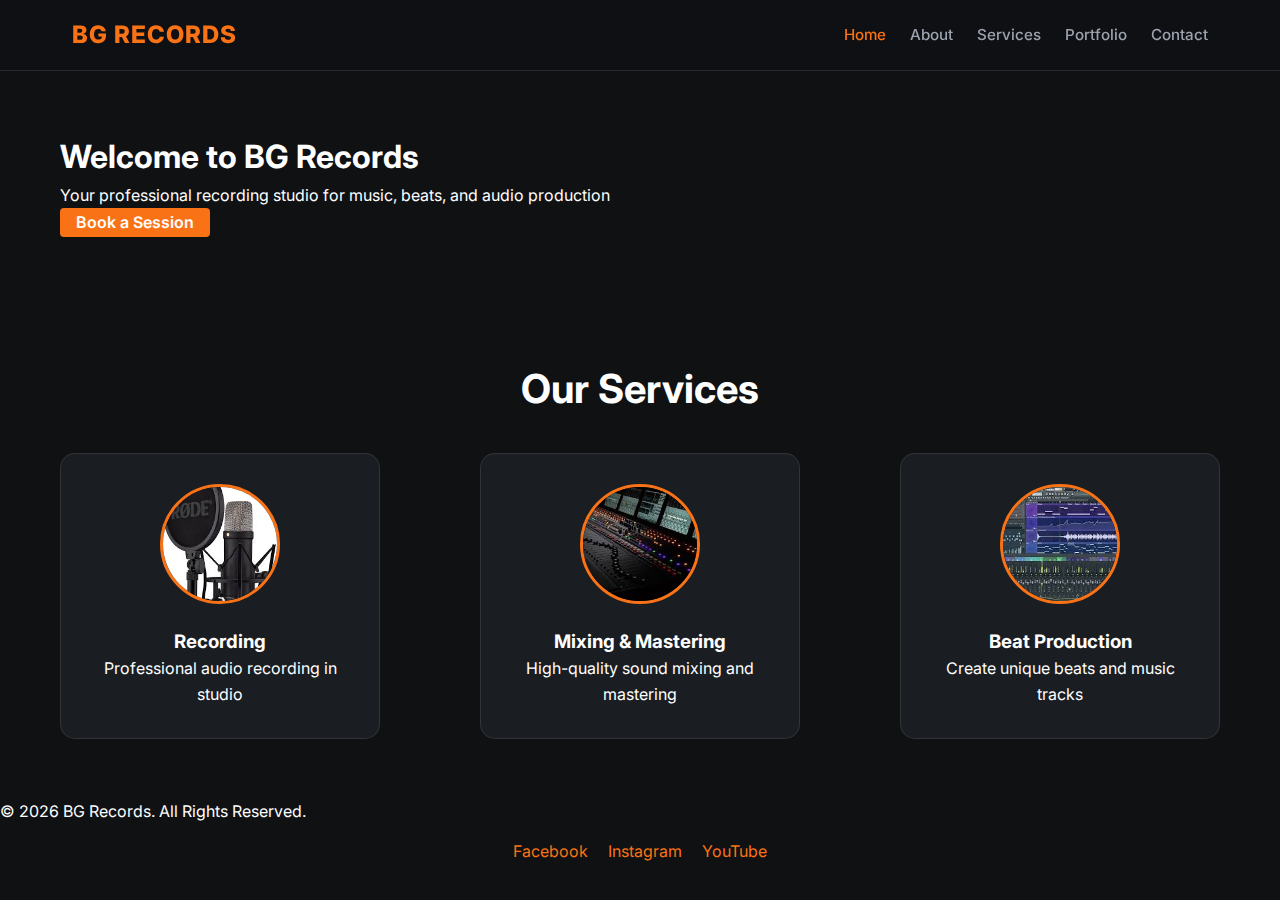
<file: index.html>
<!DOCTYPE html>
<html lang="en">
<head>
  <meta charset="UTF-8">
  <meta name="viewport" content="width=device-width, initial-scale=1.0">
  <title>BG Records - Home</title>
  <link rel="stylesheet" href="style.css">
</head>
<body>
  <header>
  <nav class="navbar">
    <div class="logo">BG Records</div>
    <ul class="nav-links">
      <li><a href="index.html" class="active">Home</a></li>
      <li><a href="about.html">About</a></li>
      <li><a href="services.html">Services</a></li>
      <li><a href="portfolio.html">Portfolio</a></li>
      <li><a href="contact.html">Contact</a></li>
    </ul>
    </nav>
</header>
  <!-- Hero Section -->
  <section class="hero">
    <div class="hero-content">
      <h1>Welcome to BG Records</h1>
      <p>Your professional recording studio for music, beats, and audio production</p>
      <a href="contact.html" class="cta-btn">Book a Session</a>
    </div>
  </section>

  <!-- Services Preview -->
  <section class="services-preview">
    <h2>Our Services</h2>
    <div class="services-cards">
      <div class="card">
        <img src="mic.jpg" alt="Recording">
        <h3>Recording</h3>
        <p>Professional audio recording in studio</p>
      </div>
      <div class="card">
        <img src="mix.jpg" alt="Mixing">
        <h3>Mixing & Mastering</h3>
        <p>High-quality sound mixing and mastering</p>
      </div>
      <div class="card">
        <img src="beat.jpg" alt="Beat">
        <h3>Beat Production</h3>
        <p>Create unique beats and music tracks</p>
      </div>
    </div>
  </section>

  <!-- Footer -->
  <footer>
    <p>© 2026 BG Records. All Rights Reserved.</p>
    <div class="social-links">
      <a href="#">Facebook</a>
      <a href="#">Instagram</a>
      <a href="#">YouTube</a>
    </div>
  </footer>
</body>
</html>
</file>
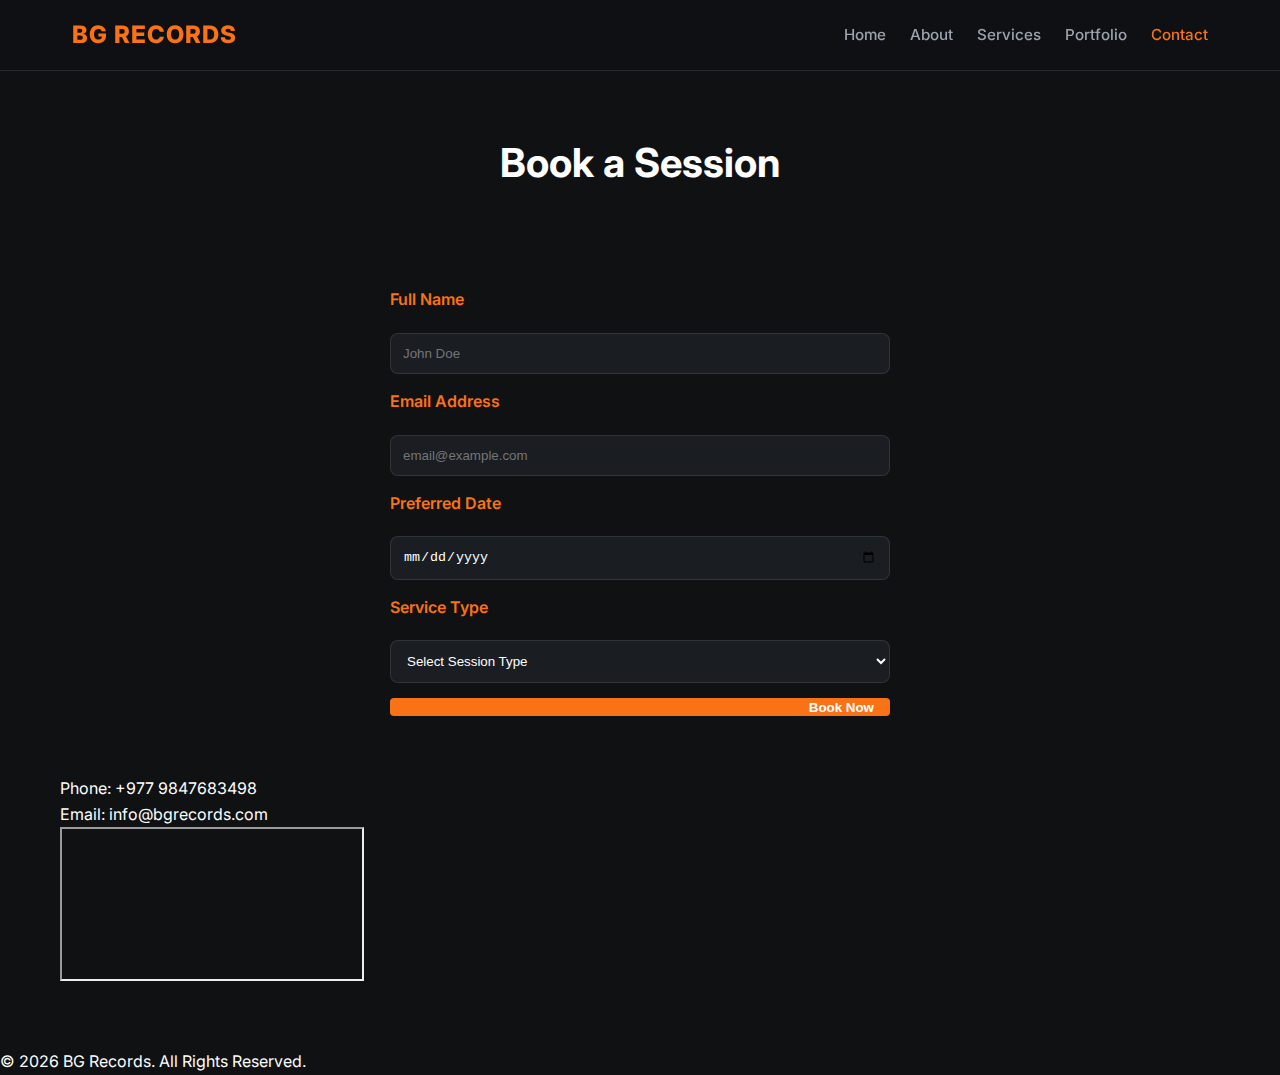
<file: contact.html>
<!DOCTYPE html>
<html lang="en">
<head>
  <meta charset="UTF-8">
  <meta name="viewport" content="width=device-width, initial-scale=1.0">
  <title>BG Records - Contact</title>
  <link rel="stylesheet" href="style.css">
</head>
<body>
 <header>
  <nav class="navbar">
    <div class="logo">BG Records</div>
    <ul class="nav-links">
      <li><a href="index.html">Home</a></li>
      <li><a href="about.html">About</a></li>
      <li><a href="services.html">Services</a></li>
      <li><a href="portfolio.html">Portfolio</a></li>
      <li><a href="contact.html"class="active">Contact</a></li>
    </ul>
 </nav>
</header>
  <section class="contact">
    <h2>Book a Session</h2>
   <section class="contact">
  <form class="booking-form" action="https://formspree.io/f/nopanicnohamper@gmail.com" method="POST">
    
    <label>Full Name</label>
    <input type="text" name="full_name" placeholder="John Doe" required>
    
    <label>Email Address</label>
    <input type="email" name="email" placeholder="email@example.com" required>
    
    <label>Preferred Date</label>
    <input type="date" name="date" required>
    
    <label>Service Type</label>
    <select name="service" required>
      <option value="">Select Session Type</option>
      <option value="recording">Recording</option>
      <option value="mixing">Mixing & Mastering</option>
      <option value="beat">Beat Production</option>
    </select>
    
    <button type="submit">Book Now</button>
  </form>
</section>


    <div class="contact-info">
      <p>Phone: +977 9847683498</p>
      <p>Email: info@bgrecords.com</p>
      <iframe src="https://www.google.com/maps/embed?..."></iframe>
    </div>
  </section>

  <!-- Footer -->
  <footer>
    <p>© 2026 BG Records. All Rights Reserved.</p>
  </footer>
</body>
</html>
</file>
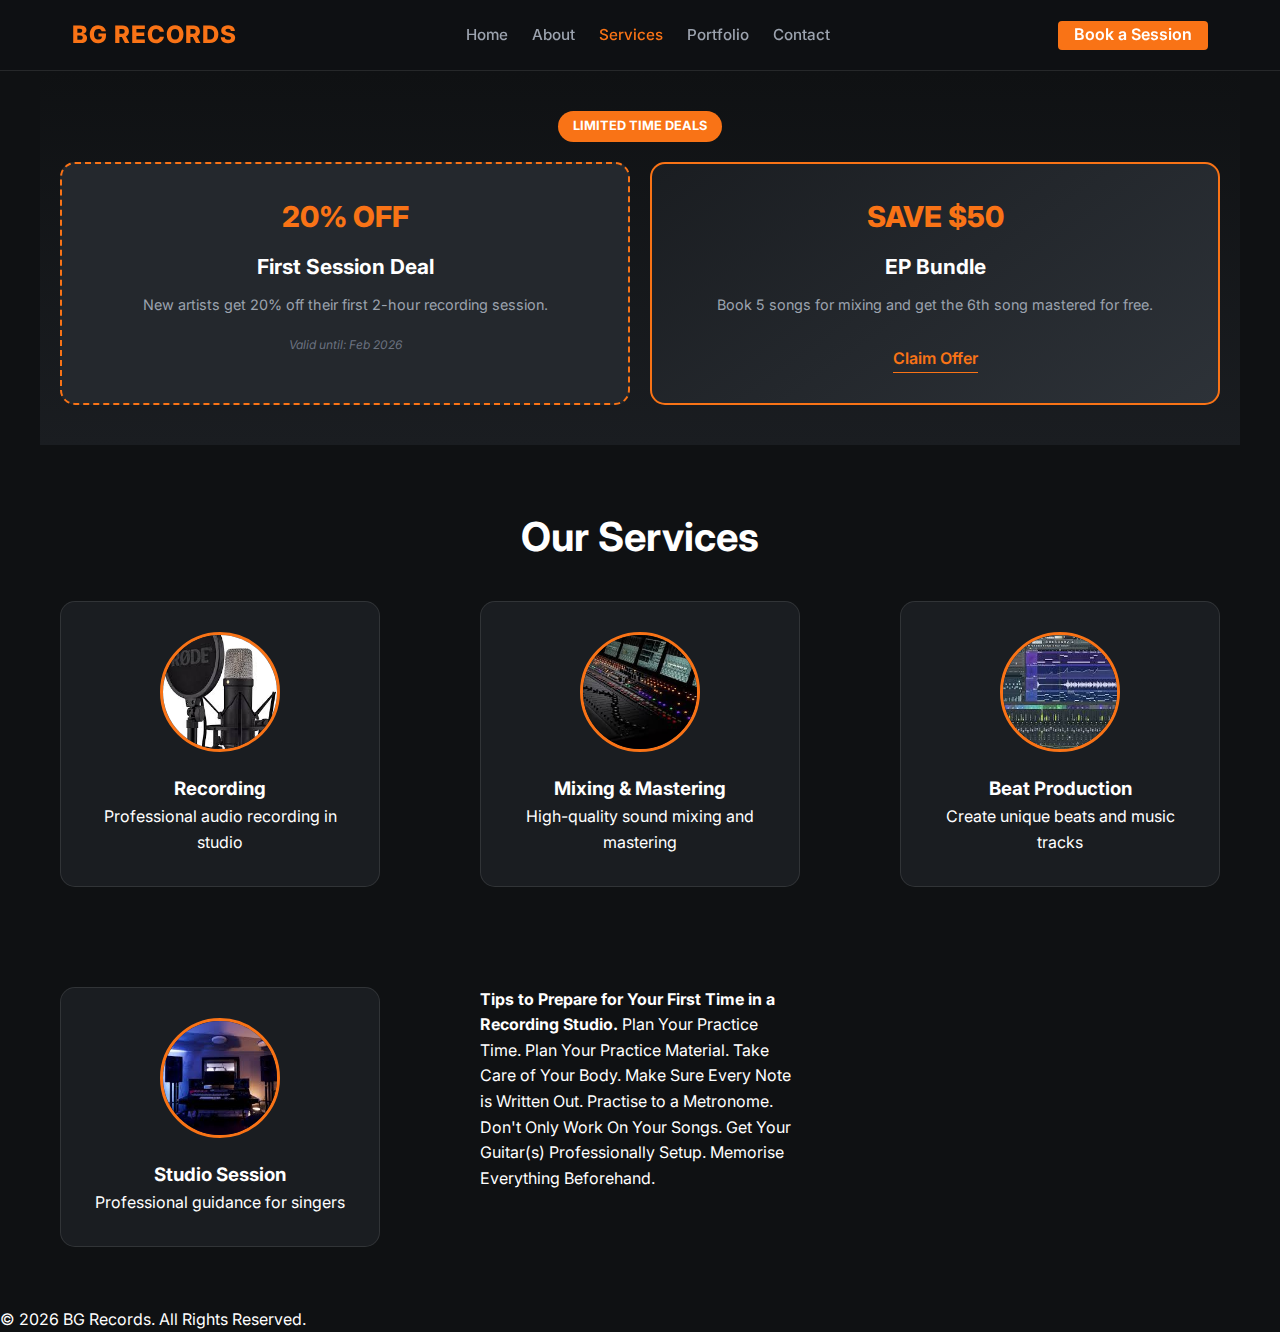
<file: services.html>
<!DOCTYPE html>
<html lang="en">
<head>
  <meta charset="UTF-8">
  <meta name="viewport" content="width=device-width, initial-scale=1.0">
  <title>BG Records - Services</title>
  <link rel="stylesheet" href="style.css">
</head>
<body>
 <header>
  <nav class="navbar">
    <div class="logo">BG Records</div>
    <ul class="nav-links">
      <li><a href="index.html">Home</a></li>
      <li><a href="about.html">About</a></li>
      <li><a href="services.html"class="active">Services</a></li>
      <li><a href="portfolio.html">Portfolio</a></li>
      <li><a href="contact.html">Contact</a></li>
    </ul>
    <a href="contact.html" class="cta-btn">Book a Session</a>
  </nav>
</header>
<section class="offers">
  <div class="offer-badge">Limited Time Deals</div>
  <div class="offer-container">
    <div class="offer-card">
      <div class="discount">20% OFF</div>
      <h3>First Session Deal</h3>
      <p>New artists get 20% off their first 2-hour recording session.</p>
      <span class="expiry">Valid until: Feb 2026</span>
    </div>
    
    <div class="offer-card bundle">
      <div class="discount">SAVE $50</div>
      <h3>EP Bundle</h3>
      <p>Book 5 songs for mixing and get the 6th song mastered for free.</p>
      <a href="contact.html" class="offer-link">Claim Offer</a>
    </div>
  </div>
</section>

  <section class="services">
    <h2>Our Services</h2>
    <div class="services-cards">
      <div class="card">
        <img src="mic.jpg" alt="Recording">
        <h3>Recording</h3>
        <p>Professional audio recording in studio</p>
      </div>
      <div class="card">
        <img src="mix.jpg" alt="Mixing">
        <h3>Mixing & Mastering</h3>
        <p>High-quality sound mixing and mastering</p>
      </div>
      <div class="card">
        <img src="beat.jpg" alt="Beat">
        <h3>Beat Production</h3>
        <p>Create unique beats and music tracks</p>
      </div>
      <div class="card">
        <img src="studio.jpg" alt="Jam up">
        <h3>Studio Session </h3>
        <p>Professional guidance for singers</p>
      </div>
    <p><b>Tips to Prepare for Your First Time in a Recording Studio.</b> 
Plan Your Practice Time.
Plan Your Practice Material.
Take Care of Your Body.
Make Sure Every Note is Written Out.
Practise to a Metronome. 
Don't Only Work On Your Songs.
Get Your Guitar(s) Professionally Setup. 
Memorise Everything Beforehand.
    </p>
    </div>
    
  </section>

  <!-- Footer -->
  <footer>
    <p>© 2026 BG Records. All Rights Reserved.</p>
  </footer>
</body>
</html>
</file>
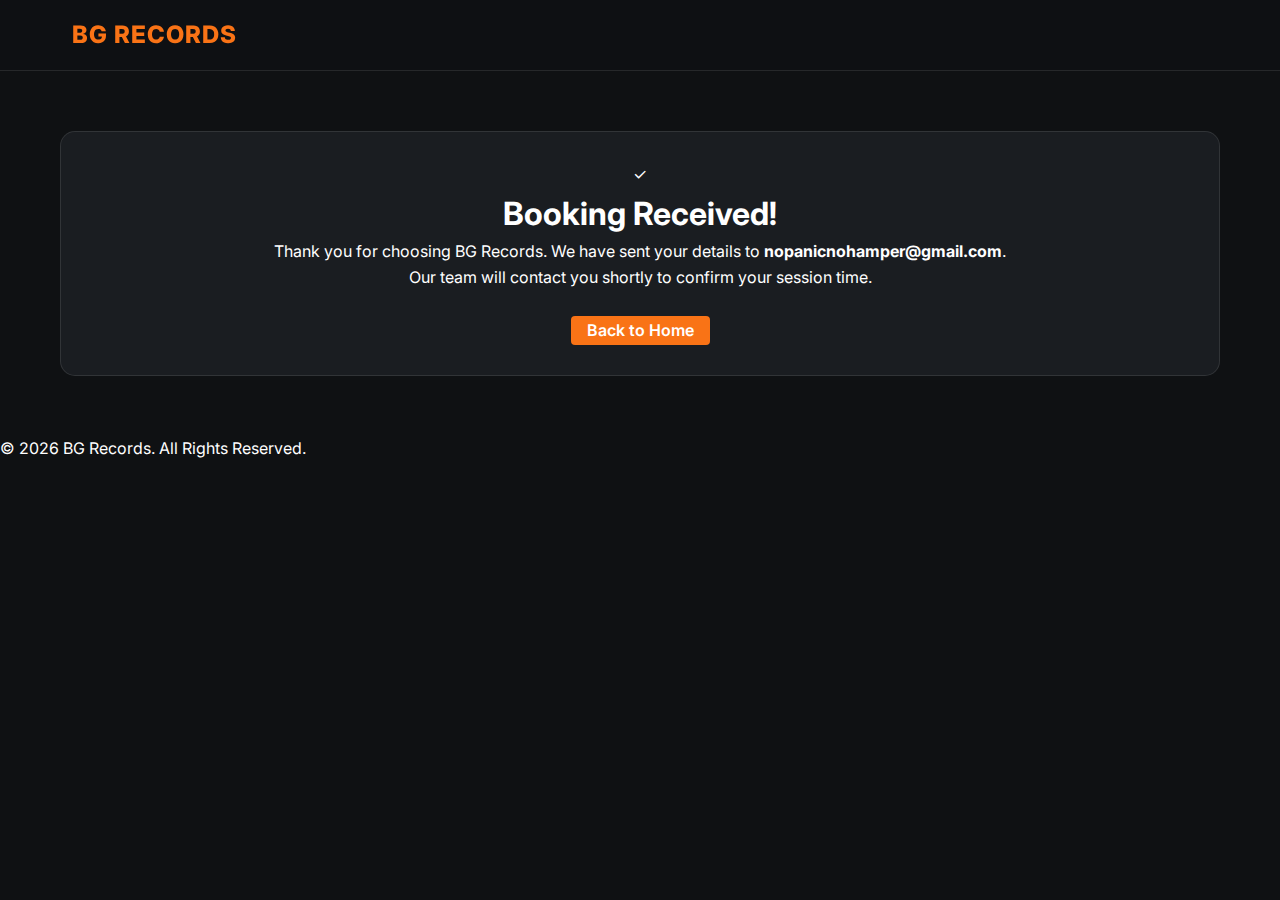
<file: thank-you.html>
<!DOCTYPE html>
<html lang="en">
<head>
  <meta charset="UTF-8">
  <meta name="viewport" content="width=device-width, initial-scale=1.0">
  <title>BG Records - Booking Sent</title>
  <link rel="stylesheet" href="style.css">
</head>
<body>
  <header>
    <nav class="navbar">
      <div class="logo">BG Records</div>
    </nav>
  </header>

  <section class="thank-you-message">
    <div class="card">
      <div class="success-icon">✓</div>
      <h1>Booking Received!</h1>
      <p>Thank you for choosing BG Records. We have sent your details to <strong>nopanicnohamper@gmail.com</strong>.</p>
      <p>Our team will contact you shortly to confirm your session time.</p>
      <br>
      <a href="index.html" class="cta-btn">Back to Home</a>
    </div>
  </section>

  <footer>
    <p>© 2026 BG Records. All Rights Reserved.</p>
  </footer>
</body>
</html>
</file>
<file: style.css>
/* --- Google Fonts --- */
@import url('https://fonts.googleapis.com/css2?family=Inter:wght@300;400;600;800&display=swap');

:root {
  --bg-color: #0f1113;
  --surface: #1a1d21;
  --accent: #f97316; /* Studio Orange */
  --text-white: #ffffff;
  --text-gray: #9ca3af;
  --border: rgba(255, 255, 255, 0.1);
}

* {
  margin: 0;
  padding: 0;
  box-sizing: border-box;
}

body {
  font-family: 'Inter', sans-serif;
  background-color: var(--bg-color);
  color: var(--text-white);
  line-height: 1.6;
}

/* --- Header & Navigation Fix --- */
header {
  background: rgba(15, 17, 19, 0.95);
  backdrop-filter: blur(10px);
  position: sticky;
  top: 0;
  z-index: 1000;
  border-bottom: 1px solid var(--border);
  width: 100%;
}

.navbar {
  max-width: 1200px;
  margin: 0 auto;
  display: flex;
  justify-content: space-between;
  align-items: center;
  padding: 1rem 2rem;
  flex-wrap: wrap; /* Allows items to wrap if screen is too small */
}

.logo {
  font-size: 1.5rem;
  font-weight: 800;
  color: var(--accent);
  text-transform: uppercase;
  letter-spacing: 1px;
}

.nav-links {
  display: flex; /* Ensures links are ALWAYS visible */
  list-style: none;
  gap: 1.5rem;
}

.nav-links a {
  text-decoration: none;
  color: var(--text-gray);
  font-size: 0.95rem;
  font-weight: 500;
  transition: 0.3s;
}

.nav-links a:hover, 
.nav-links a.active {
  color: var(--accent);
}

/* --- Global Button Styling --- */
/* This covers .cta-btn and the <button> inside your contact form */
.cta-btn, 
.booking-form button {
  background: var(--accent);
  color: white !important;
  padding: 0.1rem 1rem;
  border-radius: 4px;
  text-decoration: none;
  font-weight: 600;
  border: none;
  cursor: pointer;
  display: inline-block;
  transition: 0.3s ease;
  text-align: right;
}

.cta-btn:hover, 
.booking-form button:hover {
  background: #ea580c;
  transform: translateY(-2px);
  box-shadow: 0 5px 15px rgba(249, 115, 22, 0.4);
}

/* --- Sections --- */
section {
  max-width: 1200px;
  margin: 0 auto;
  padding: 60px 20px;
}

h2 {
  font-size: 2.5rem;
  margin-bottom: 2rem;
  text-align: center;
}

/* --- Cards Grid (Services, Team, Portfolio) --- */
.services-cards, 
.portfolio-grid, 
.team {
  display: grid;
  grid-template-columns: repeat(auto-fit, minmax(250px, 1fr));
  gap: 100px;
  margin-top: 20px;
}

.card, 
.portfolio-item, 
.team-member {
  background: var(--surface);
  padding: 30px;
  border-radius: 15px;
  border: 1px solid var(--border);
  text-align: center;
}

.card img, 
.team-member img {
  width: 120px;
  height: 120px;
  object-fit:cover;
  border-radius: 50%;
  margin-bottom: 15px;
  border: 3px solid var(--accent);
}

/* --- Form Styling --- */
.booking-form {
  max-width: 500px;
  margin: 0 auto;
  display: flex;
  flex-direction: column;
  gap: 15px;
}

.booking-form input, 
.booking-form select {
  padding: 12px;
  background: var(--surface);
  border: 1px solid var(--border);
  border-radius: 8px;
  color: white;
  width: 100%;
}
.booking-form label {
  display: block;
  text-align: left;
  font-size: 1rem;
  color: var(--accent);
  margin-bottom: 5px;
  font-weight: 600;
}

.booking-form input:focus, 
.booking-form select:focus {
  border-color: var(--accent);
  outline: none;
  box-shadow: 0 0 10px rgba(249, 115, 22, 0.2);
}
<form action="https://formspree.io/f/nopanicnohamper@gmail.com" method="POST">
  <input type="hidden" name="_next" value="https://yourwebsite.com/thank-you.html">
  
  <button type="submit">Book Now</button>
</form>


/* --- Footer --- */
footer {
  text-align: center;
  padding: 40px;
  border-top: 1px solid var(--border);
  margin-top: 60px;
}

.social-links {
  margin-top: 15px;
  display: flex;
  justify-content: center;
  gap: 20px;
}

.social-links a {
  color: var(--accent);
  text-decoration: none;
}

/* --- Mobile Fixes --- */
@media (max-width: 600px) {
  .navbar {
    flex-direction: column;
    gap: 1rem;
  }
  
  .nav-links {
    gap: 10px;
    font-size: 0.8rem;
  }
}
/*Yo chai offer ko lagi*/
/* --- Special Offers Styling --- */
.offers {
  padding: 40px 20px;
  background: linear-gradient(180deg, #0f1113 0%, #1a1d21 100%);
  text-align: center;
}

.offer-badge {
  display: inline-block;
  background: #f97316;
  color: #fff;
  padding: 5px 15px;
  border-radius: 20px;
  font-size: 0.8rem;
  font-weight: 700;
  text-transform: uppercase;
  margin-bottom: 20px;
}

.offer-container {
  display: grid;
  grid-template-columns: repeat(auto-fit, minmax(280px, 1fr));
  gap: 20px;
}

.offer-card {
  background: #24282d;
  border: 2px dashed #f97316; /* Distinguishes it from regular services */
  padding: 30px;
  border-radius: 15px;
  position: relative;
  transition: transform 0.3s ease;
}

.offer-card:hover {
  transform: scale(1.02);
  box-shadow: 0 0 20px rgba(249, 115, 22, 0.2);
}

.discount {
  font-size: 1.8rem;
  font-weight: 800;
  color: #f97316;
  margin-bottom: 10px;
}

.offer-card h3 {
  margin-bottom: 10px;
  font-size: 1.3rem;
}

.offer-card p {
  font-size: 0.9rem;
  color: #9ca3af;
  margin-bottom: 15px;
}

.expiry {
  font-size: 0.75rem;
  color: #6b7280;
  font-style: italic;
}

.offer-link {
  display: inline-block;
  margin-top: 15px;
  color: #f97316;
  text-decoration: none;
  font-weight: 600;
  border-bottom: 1px solid #f97316;
}

/* Highlight for the "Bundle" card */
.bundle {
  background: linear-gradient(145deg, #1a1d21, #2d3238);
  border: 2px solid #f97316;
}
</file>
